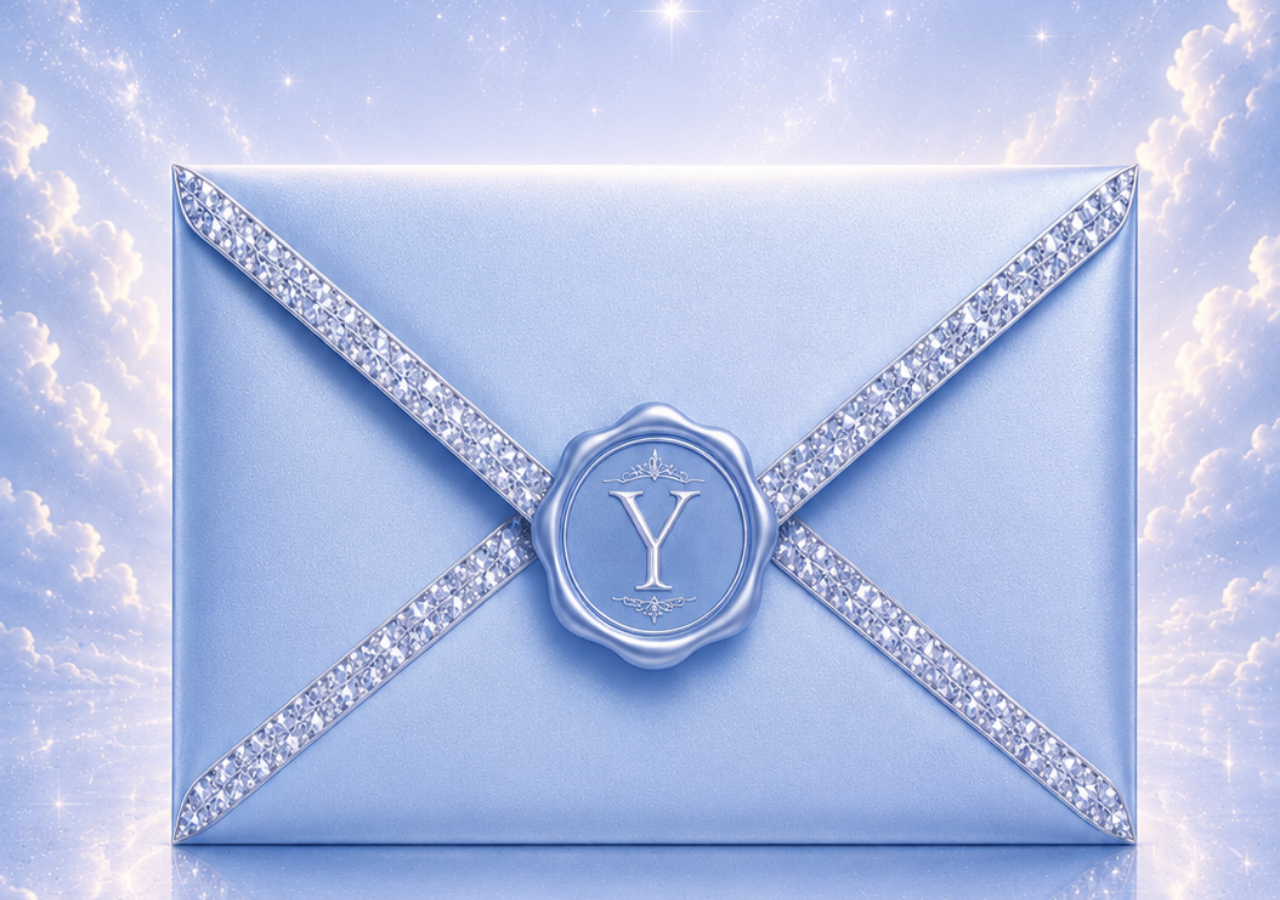
<file: index.html>
<!DOCTYPE html>
<html lang="pt-BR">

<head>
    <meta charset="UTF-8">

    <meta name="viewport"
        content="width=device-width, initial-scale=1.0, maximum-scale=1.0, user-scalable=no">

    <title>15 Anos Yasmim</title>

    <link rel="stylesheet" href="style.css">
</head>

<body>

    <!-- ENVELOPE -->
    <section id="tela-envelope" class="tela-envelope">

        <img
            class="imagem-envelope"
            src="imagem/file_000000002c34720eb653895a2e8ebbc9.png"
            alt="Envelope do convite">

        <button
            class="area-toque-envelope"
            type="button"
            onclick="abrirConvite()"
            aria-label="Abrir convite">
        </button>

    </section>


    <!-- CONVITE -->
    <main id="tela-convite" class="tela-convite">

        <img
            class="imagem-convite"
            src="imagem/file_000000007758820ea45098fb609d7a44.png"
            alt="Convite de 15 anos de Yasmim">


        <!-- PRESENTES -->
        <a
            class="area-interacao presentes"
            href="lista-presentes.html"
            aria-label="Lista de presentes">
        </a>


        <!-- LOCAL -->
        <a
            class="area-interacao local"
            href="https://www.google.com/maps/search/?api=1&query=R.+Concórdia,+961+-+Concórdia,+Teófilo+Otoni+-+MG,+39804-245"
            target="_blank"
            rel="noopener noreferrer"
            aria-label="Local da festa">
        </a>


        <!-- CONFIRMAÇÃO -->
        <a
            class="area-interacao confirmar"
            href="https://yasmimfelix705-a11y.github.io/confirma-o-presen-a-15/"
            target="_blank"
            rel="noopener noreferrer"
            aria-label="Confirmar presença">
        </a>

    </main>


    <script src="script.js"></script>

</body>
</html>
</file>
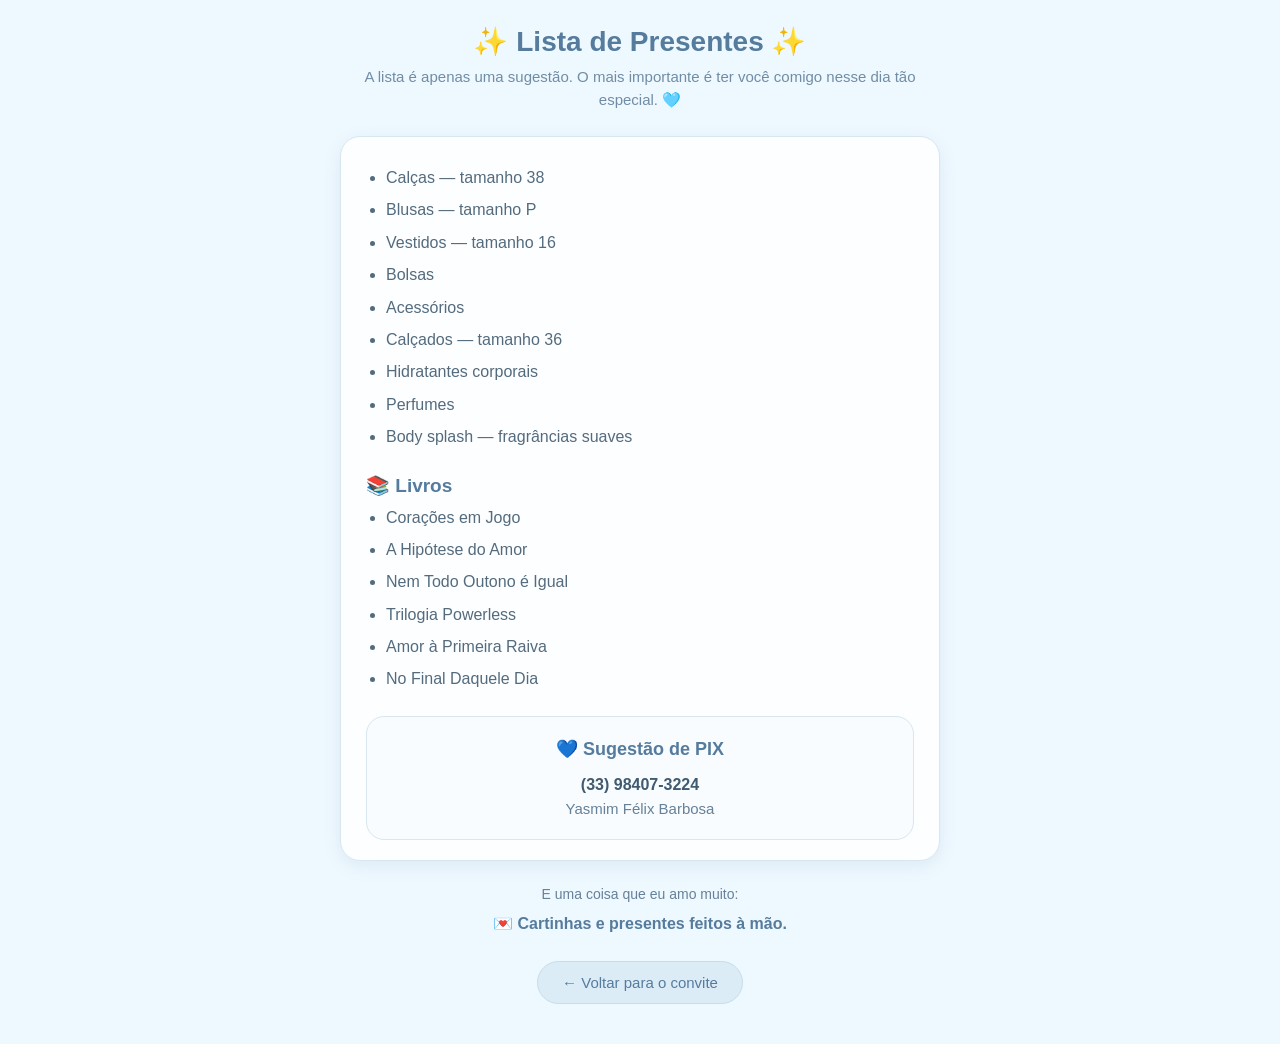
<file: lista-presentes.html>
<!DOCTYPE html>
<html lang="pt-BR">

<head>

    <meta charset="UTF-8">

    <meta
        name="viewport"
        content="width=device-width, initial-scale=1.0, maximum-scale=1.0, user-scalable=no"
    >

    <title>Lista de Presentes</title>


    <style>

        /* ======================================
           RESET
        ====================================== */

        * {
            margin: 0;
            padding: 0;
            box-sizing: border-box;
        }


        html,
        body {
            min-height: 100%;
        }


        body {

            background: #eef8ff;

            color: #405a70;

            font-family:
                Arial,
                Helvetica,
                sans-serif;

            padding:
                25px
                18px
                40px;
        }


        /* ======================================
           PÁGINA
        ====================================== */

        .pagina {

            width: 100%;

            max-width: 600px;

            margin: auto;
        }


        /* ======================================
           TÍTULO
        ====================================== */

        .titulo {

            text-align: center;

            color: #557b9d;

            font-size: 28px;

            margin-bottom: 8px;
        }


        /* ======================================
           SUBTÍTULO
        ====================================== */

        .subtitulo {

            text-align: center;

            color: #708da5;

            font-size: 15px;

            line-height: 1.5;

            margin-bottom: 25px;
        }


        /* ======================================
           LISTA
        ====================================== */

        .lista {

            background:
                rgba(
                    255,
                    255,
                    255,
                    0.90
                );

            border:
                1px solid
                #d8e6ef;

            border-radius: 20px;

            padding:
                20px
                25px;

            box-shadow:
                0 5px 18px
                rgba(
                    80,
                    120,
                    150,
                    0.10
                );
        }


        .lista ul {

            padding-left: 20px;
        }


        .lista li {

            margin: 10px 0;

            line-height: 1.4;

            color: #536b7d;
        }


        /* ======================================
           LIVROS
        ====================================== */

        .categoria-livros {

            margin-top: 25px;

            margin-bottom: 10px;

            color: #557b9d;

            font-size: 19px;

            font-weight: bold;
        }


        /* ======================================
           PIX
        ====================================== */

        .pix {

            margin-top: 25px;

            padding: 18px;

            text-align: center;

            background: #f8fcff;

            border:
                1px solid
                #d8e6ef;

            border-radius: 18px;

            color: #536b7d;

            line-height: 1.6;
        }


        .pix-titulo {

            color: #557b9d;

            font-size: 18px;

            font-weight: bold;

            margin-bottom: 8px;
        }


        .pix-numero {

            font-size: 16px;

            font-weight: bold;

            color: #405a70;
        }


        .pix-nome {

            font-size: 15px;

            color: #668198;
        }


        /* ======================================
           CARTINHAS
        ====================================== */

        .observacao {

            text-align: center;

            margin-top: 22px;

            color: #668198;

            font-size: 14px;

            line-height: 1.6;
        }


        .feito-mao {

            text-align: center;

            margin-top: 8px;

            color: #557b9d;

            font-weight: 600;
        }


        /* ======================================
           BOTÃO VOLTAR
        ====================================== */

        .voltar {

            display: block;

            width: fit-content;

            margin:
                28px
                auto
                0;

            padding:
                12px
                24px;

            border-radius: 30px;

            background: #dcecf7;

            color: #557b9d;

            text-decoration: none;

            font-size: 15px;

            border:
                1px solid
                #c8dce9;
        }


        .voltar:active {

            transform:
                scale(0.97);
        }

    </style>

</head>


<body>


    <main class="pagina">


        <!-- TÍTULO -->

        <h1 class="titulo">
            ✨ Lista de Presentes ✨
        </h1>


        <!-- TEXTO -->

        <p class="subtitulo">

            A lista é apenas uma sugestão.
            O mais importante é ter você
            comigo nesse dia tão especial. 🩵

        </p>


        <section class="lista">


            <!-- ITENS -->

            <ul>

                <li>
                    Calças — tamanho 38
                </li>

                <li>
                    Blusas — tamanho P
                </li>

                <li>
                    Vestidos — tamanho 16
                </li>

                <li>
                    Bolsas
                </li>

                <li>
                    Acessórios
                </li>

                <li>
                    Calçados — tamanho 36
                </li>

                <li>
                    Hidratantes corporais
                </li>

                <li>
                    Perfumes
                </li>

                <li>
                    Body splash — fragrâncias suaves
                </li>

            </ul>


            <!-- LIVROS -->

            <h2 class="categoria-livros">
                📚 Livros
            </h2>


            <ul>

                <li>
                    Corações em Jogo
                </li>

                <li>
                    A Hipótese do Amor
                </li>

                <li>
                    Nem Todo Outono é Igual
                </li>

                <li>
                    Trilogia Powerless
                </li>

                <li>
                    Amor à Primeira Raiva
                </li>

                <li>
                    No Final Daquele Dia
                </li>

            </ul>


            <!-- PIX -->

            <div class="pix">

                <div class="pix-titulo">
                    💙 Sugestão de PIX
                </div>

                <div class="pix-numero">
                    (33) 98407-3224
                </div>

                <div class="pix-nome">
                    Yasmim Félix Barbosa
                </div>

            </div>


        </section>


        <!-- CARTINHAS -->

        <p class="observacao">
            E uma coisa que eu amo muito:
        </p>


        <p class="feito-mao">
            💌 Cartinhas e presentes feitos à mão.
        </p>


        <!-- VOLTAR -->

        <a
            class="voltar"
            href="index.html?convite=aberto">

            ← Voltar para o convite

        </a>


    </main>


</body>

</html>
</file>
<file: style.css>
* {
    margin: 0;
    padding: 0;
    box-sizing: border-box;
}

html,
body {
    width: 100%;
    height: 100%;
    overflow: hidden;
}

body {
    background: #000;
}


/* ==============================
   ENVELOPE
============================== */

.tela-envelope {
    position: fixed;
    inset: 0;

    width: 100%;
    height: 100%;

    background: #000;

    display: flex;
    align-items: center;
    justify-content: center;

    z-index: 100;

    opacity: 1;
    visibility: visible;

    transition:
        opacity 0.7s ease,
        visibility 0.7s ease;
}

.imagem-envelope {
    position: absolute;
    inset: 0;

    width: 100%;
    height: 100%;

    object-fit: cover;

    display: block;

    user-select: none;
    -webkit-user-drag: none;

    transition:
        transform 0.8s ease,
        opacity 0.7s ease;
}

.area-toque-envelope {
    position: absolute;
    inset: 0;

    width: 100%;
    height: 100%;

    background: transparent;

    border: 0;
    outline: 0;

    z-index: 101;

    cursor: pointer;

    -webkit-tap-highlight-color: transparent;
}

.tela-envelope.abrindo .imagem-envelope {
    transform: scale(1.05);
    opacity: 0;
}

.tela-envelope.saindo {
    opacity: 0;
    visibility: hidden;
    pointer-events: none;
}


/* ==============================
   CONVITE
============================== */

.tela-convite {
    position: fixed;
    inset: 0;

    width: 100%;
    height: 100%;

    background: #000;

    display: flex;
    align-items: center;
    justify-content: center;

    opacity: 0;
    visibility: hidden;

    z-index: 10;

    transition:
        opacity 0.7s ease,
        visibility 0.7s ease;
}

.tela-convite.visivel {
    opacity: 1;
    visibility: visible;
}

.imagem-convite {
    position: absolute;
    inset: 0;

    width: 100%;
    height: 100%;

    object-fit: cover;

    display: block;

    user-select: none;
    -webkit-user-drag: none;
}


/* ==============================
   ÁREAS INVISÍVEIS
============================== */

.area-interacao {
    position: absolute;

    display: block;

    background: transparent;

    border: 0;
    outline: 0;

    box-shadow: none;

    z-index: 30;

    cursor: pointer;

    -webkit-tap-highlight-color: transparent;
}


/* PRESENTES */

.area-interacao.presentes {
    width: 18%;
    height: 14%;

    left: 12%;
    top: 66%;
}


/* LOCAL */

.area-interacao.local {
    width: 18%;
    height: 14%;

    left: 41%;
    top: 66%;
}


/* CONFIRMAÇÃO */

.area-interacao.confirmar {
    width: 18%;
    height: 14%;

    left: 70%;
    top: 66%;
}
</file>
